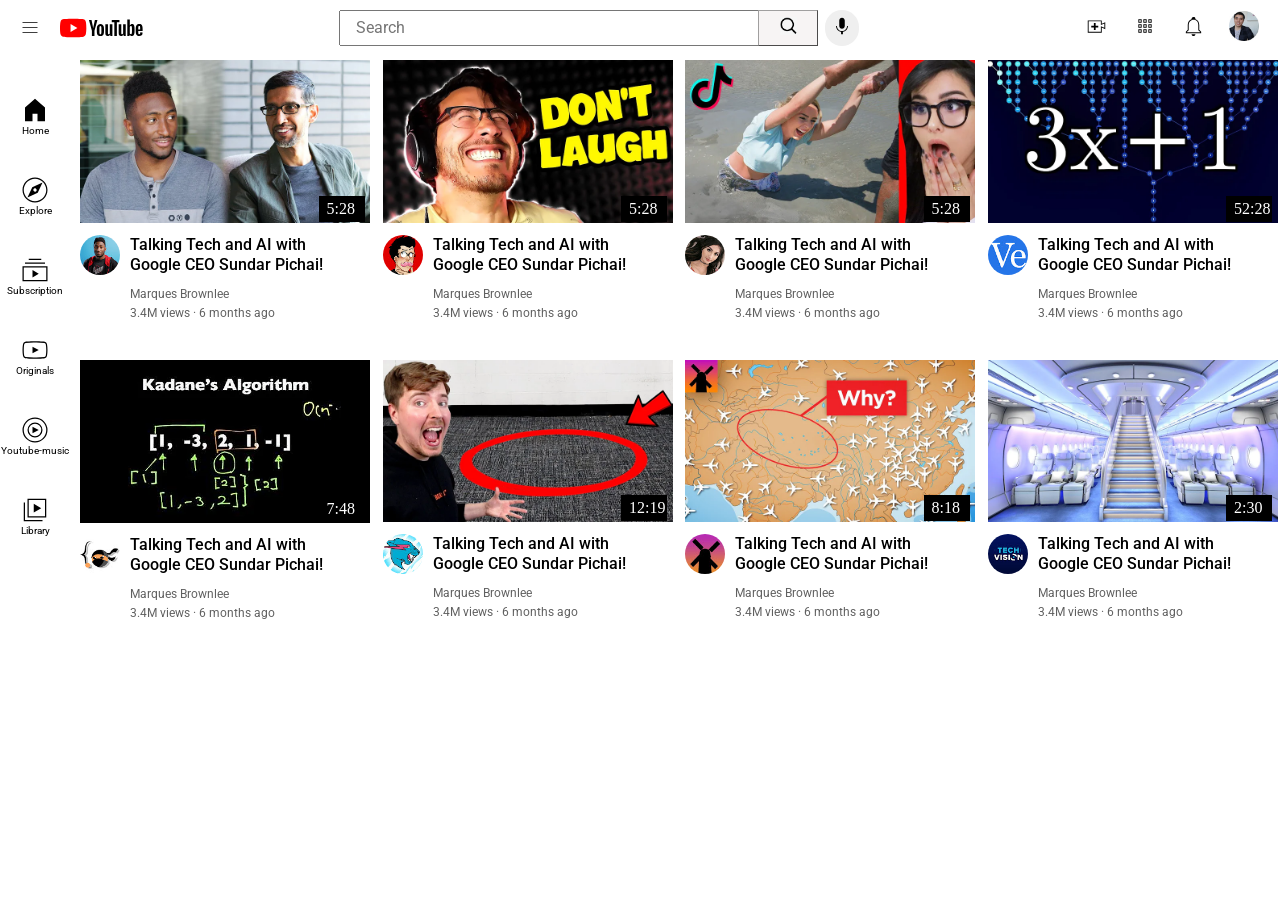
<file: index.html>
<!DOCTYPE html>
<html lang="en">
<head>
  <meta charset="UTF-8">
  <meta name="viewport" content="width=device-width, initial-scale=1.0">
  <title>youtube practics</title>
  
  <link rel="preconnect" href="https://fonts.googleapis.com">
  <link rel="preconnect" href="https://fonts.gstatic.com" crossorigin>
  <link href="https://fonts.googleapis.com/css2?family=Roboto:ital,wght@0,100..900;1,100..900&display=swap" rel="stylesheet">
  <link rel="stylesheet" href="general.css">
  <link rel="stylesheet" href="style.css">
  <link rel="stylesheet" href="header.css">
  <link rel="stylesheet" href="sidebar.css">
</head>
  
  
<body>

   <div class="header">
    <div class="left-side">
      <img class="hamburger-menu" src="icon/hamburger-menu.svg" alt="">
      <img class="youtube-logo" src="icon/youtube-logo.svg" alt="">
    </div>
   
   <div class="center">
    <input class="search-bar" type="text" 
    placeholder="Search">
    <button class="button-button">
      <img class="button-icon" src="icon/th.jpeg" alt="">
    </button>
    <button class="voice-button">
      <img class="voice-icon" src="icon/voice-search-icon.svg" alt="">
    </button>
   </div> 

   <div class="right-side">
    <button class="upload-button">
      <img class="upload-icon" src="icon/upload.svg" alt="">
    </button>
      <button class="app-button">
        <img class="app-icon" src="icon/youtube-apps.svg" alt="">
      </button>
    </button>
    <button class="notification-button">
      <img class="notification-icon" src="icon/notifications.svg" alt="">
    </button>
    <button class="my-channel">
      <img class="channel-profile" src="icon/my-channel.jpeg" alt="">
    </button>
   </div>
   </div>
   
   <div class="side-bar">
    <div class="sidebar-divs">
      <img class="sidebar-icons" src="icon/home.svg" alt="">
      <P class="text">Home</P>
    </div>
    <div class="sidebar-divs">
      <img class="sidebar-icons" src="icon/explore.svg" alt="">
      <P class="text">Explore</P>
    </div>
    <div class="sidebar-divs">
      <img class="sidebar-icons" src="icon/subscriptions.svg" alt="">
      <P class="text">Subscription</P>
    </div>
    <div class="sidebar-divs">
      <img class="sidebar-icons" src="icon/originals.svg"">
      <P class="text">Originals</P>
    </div>
    <div class="sidebar-divs">
      <img class="sidebar-icons" src="icon/youtube-music.svg" alt="">
      <P class="text">Youtube-music</P>
    </div>
    <div class="sidebar-divs">
      <img class="sidebar-icons" src="icon/library.svg" alt="">
      <P class="text">Library</P>
    </div>
   </div>
   
  
  <div class="video-grid">
    <div class="video-preview"> 
      <div class="thumnail-row">
        <img class="thumnail" src="thumbnail/thumbnail-1.webp" alt="">
        <div class="video-time">5:28</div>
      </div>
        <div class="video-info-channel">
        <div class="profile-photo">
        <img class="channel-1"
           src="profile-photo/channel-1.jpeg" alt="">
        </div> 
        <div class="video-info">
         <P class="video-title">
          Talking Tech and AI with Google CEO Sundar Pichai!
         </P>
         <p class="video-author">
           Marques Brownlee
         </p>
         <P class="video-stats">
            3.4M views &#183; 6 months ago
         </P>
        </div>
      </div>
    </div>
  
    <div class="video-preview">
      <div class="thumnail-row">
        <img class="thumnail"
        src="thumbnail/thumbnail-2.webp" alt="">
        <div class="video-time">5:28</div>
      </div>
      <div class="video-info-channel">
       <div class="profile-photo">
        <img class="channel-1"
           src="profile-photo/channel-2.jpeg" alt="">
      </div> 
      <div class="video-info">
         <P class="video-title">
          Talking Tech and AI with Google CEO Sundar Pichai!
         </P>
         <p class="video-author">
           Marques Brownlee
         </p>
         <P class="video-stats">
            3.4M views &#183; 6 months ago
         </P>
       </div>
      </div>
    </div>
  
    <div class="video-preview">
        <div class="thumnail-row">
            <img class="thumnail" 
            src="thumbnail/thumbnail-3.webp" alt="">
            <div class="video-time">5:28</div>
        </div>
        <div class="video-info-channel">
          <div class="profile-photo">
            <img class="channel-1"
              src="profile-photo/channel-3.jpeg" alt="">
          </div> 
        <div class="video-info">
            <P class="video-title">
              Talking Tech and AI with Google CEO Sundar Pichai!
            </P>
            <p class="video-author">
              Marques Brownlee
            </p>
            <P class="video-stats">
                3.4M views &#183; 6 months ago
            </P>
        </div>
        </div>
      </div>
  
   <div class="video-preview"> 
    <div class="thumnail-row">
        <img class="thumnail" 
        src="thumbnail/thumbnail-4.webp" alt="">
        <div class="video-time">52:28</div>
      </div>
      <div class="video-info-channel">
       <div class="profile-photo">
        <img class="channel-1"
           src="profile-photo/channel-4.jpeg" alt="">
       </div> 
      <div class="video-info">
         <P class="video-title">
          Talking Tech and AI with Google CEO Sundar Pichai!
         </P>
         <p class="video-author">
           Marques Brownlee
         </p>
         <P class="video-stats">
            3.4M views &#183; 6 months ago
         </P>
        </div>
      </div>
    </div>
  
   <div class="video-preview"> 
    <div class="thumnail-row">
        <img class="thumnail" 
        src="thumbnail/thumbnail-5.webp" alt="">
        <div class="video-time">7:48</div>
    </div>
   <div class="video-info-channel">
       <div class="profile-photo">
        <img class="channel-1"
           src="profile-photo/channel-5.jpeg" alt="">
      </div> 
     <div class="video-info">
         <P class="video-title">
          Talking Tech and AI with Google CEO Sundar Pichai!
         </P>
         <p class="video-author">
           Marques Brownlee
         </p>
         <P class="video-stats">
            3.4M views &#183; 6 months ago
         </P>
     </div>
    </div>
  </div>
  
  <div class="video-preview"> 
    <div class="thumnail-row">
        <img class="thumnail" 
        src="thumbnail/thumbnail-6.webp" alt="">
        <div class="video-time">12:19</div>
    </div>
   <div class="video-info-channel">
       <div class="profile-photo">
        <img class="channel-1"
           src="profile-photo/channel-6.jpeg" alt="">
      </div> 
     <div class="video-info">
         <P class="video-title">
          Talking Tech and AI with Google CEO Sundar Pichai!
         </P>
         <p class="video-author">
           Marques Brownlee
         </p>
         <P class="video-stats">
            3.4M views &#183; 6 months ago
         </P>
     </div>
    </div>
  </div>

  <div class="video-preview"> 
      <div class="thumnail-row">
        <img class="thumnail" 
        src="thumbnail/thumbnail-7.webp" alt="">
        <div class="video-time">8:18</div>
      </div>
      <div class="video-info-channel">
       <div class="profile-photo">
        <img class="channel-1"
           src="profile-photo/channel-7.jpeg" alt="">
      </div> 
      <div class="video-info">
         <P class="video-title">
          Talking Tech and AI with Google CEO Sundar Pichai!
         </P>
         <p class="video-author">
           Marques Brownlee
         </p>
         <P class="video-stats">
            3.4M views &#183; 6 months ago
         </P>
       </div>
      </div>
    </div>

    <div class="video-preview"> 
     <div class="thumnail-row">
        <img class="thumnail" 
        src="thumbnail/thumbnail-8.webp" alt="">
        <div class="video-time">2:30</div>
       </div>
      <div class="video-info-channel">
       <div class="profile-photo">
        <img class="channel-1"
           src="profile-photo/channel-8.jpeg" alt="">
       </div> 
        <div class="video-info">
         <P class="video-title">
          Talking Tech and AI with Google CEO Sundar Pichai!
         </P>
         <p class="video-author">
           Marques Brownlee
         </p>
         <P class="video-stats">
            3.4M views &#183; 6 months ago
         </P>
         </div>
       </div>
     </div>
  </div>
</body>
</file>
<file: general.css>
p {
  font-family: roboto, arial;
  margin-top: 0;
  margin-bottom: 0;

}
body {
  margin: 0;
  padding-top: 60px;
  padding-left: 80px;

}
</file>
<file: style.css>
.video-preview {
  vertical-align: top;
  
 }
 .thumnail-row {
  position: relative;
 }
 .video-time {
  position: absolute;
  width: 30px;
  bottom: 5px;
  right: 8px;
  background-color: black;
  color: white;
  font-size: 700;
  padding: 4px 8px;
 }
 .video-info-channel {
  display: grid;
  grid-template-columns: 50px 1fr;
  margin-top: 8px;
 }
.video-info{
  display: inline-block;
  width: 200px;
}
.thumnail {
  width: 290px;
  display: inline-block;
}
.channel-1{
  width: 40px;
  border-radius: 50px;
}
.profile-photo { 
  width: 50px;
  vertical-align: top;
}
.video-title{
  margin-top: 0;
  font-size: 16px;
  font-weight: 500;
  line-height: 20px;
  margin-bottom: 12px;
}
.video-author {
  font-size: 12px;
  color: rgb(96, 96, 96);
  margin-bottom: 5px;
}
.video-stats{
  font-size: 12px;
  color: rgb(96, 96, 96);
}
.video-grid {
  display: grid;
  grid-template-columns: 1fr 1fr 1fr;
  column-gap: 10px;
  row-gap: 40px;
}
@media (max-width: 750px) {
  .video-grid {
    grid-template-columns: 1fr 1fr;
  }
  }
  @media (min-width: 701px) and (min-width: 1000) {
    .video-grid {
      grid-template-columns: 1fr 1fr 1fr;
    }
  }
  @media (min-width: 1100px) {
    .video-grid {
      grid-template-columns: 1fr 1fr 1fr 1fr;
    }
  }
</file>
<file: header.css>
.header {
  display: flex;
  flex-direction: row;
  align-items: center;
  justify-content: space-between;
  height: 55px;
  z-index: 100;
  margin-bottom: 20px;
  position: fixed;
  right: 0;
  left: 0;
  top: 0;
  background-color: white;
}
.left-side {
  display: flex;
  width: 339px;;  
}
  .hamburger-menu {
  width: 20px;
  margin: 20px
  }

  .youtube-logo {
  width: 83px;
 }
.center {
  display: flex;
  flex: 1;
  
}
  .search-bar {
    flex: 1;
    height: 30px;
    font-size: 16px;
    padding-left: 15px;
    max-width: 400px;
  }
  .search-bar::placeholder {
    font-family: roboto, arial;

  }
  .button-button {
    width: 60px;
    height: 36px;
    border-width: 0.3px;
    border-color: rgb(160, 159, 159);
    margin-left: -2px;
    background-color: rgb(247, 244, 244);
  }
  .button-icon {
    width: 17px
  }
  .voice-button {
    border-radius: 215px;
    border: 0;
    margin-left: 7px;
  }
  .voice-icon {
    width: 22px;
  }

.right-side { 
  display: flex;
  width: 200px;
  margin-left: 100px;
  justify-content:space-between;
  background-color: white;

}
  .upload-button{
    background-color: white;
    border: 0;
  }
  .upload-button {
    width: 33px;
  }
  .app-button {
    width: 40px;
    background-color: white;
    border: 0;
  }
  .app-icon {
    width: 20px;
  }
  .notification-button {
    background-color: white;
    border: 0;
  }
  .notification-icon {
    width: 23px;
  }
  .my-channel {
    align-items: center;
    margin-right: 15px;
    background-color: white;
    border: 0;
  
  }
  .channel-profile {
    width: 30px;
    border-radius: 10px;
  }
</file>
<file: sidebar.css>
.side-bar {
  position: fixed;
  left: 0;
  bottom: 0;
  top: 55px;
  width: 72px;
  padding-top: 20px;
  z-index: 200;
  background-color: white;
}

.sidebar-divs {
  display: flex;
  flex-direction: column;
  justify-content: center;
  align-items: center;
  width: 70px;
  height: 80px;
  
}
.sidebar-divs:hover {
  background-color: lightgrey;
  cursor: pointer;
}
.sidebar-icons {
  width: 30px;
}
.text {
  font-size: 10px;
}
</file>
